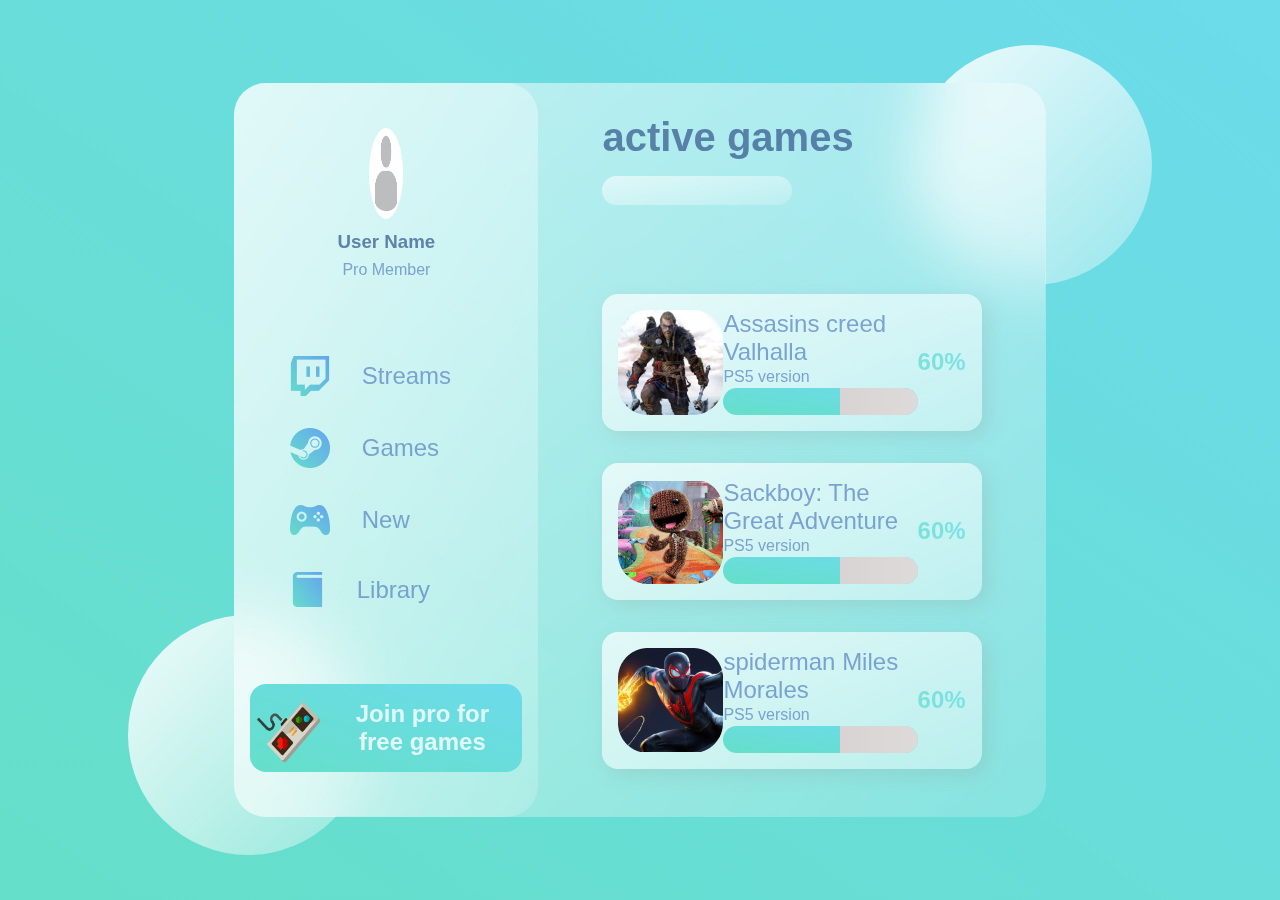
<file: glass-website/index.html>
<!DOCTYPE html>
<html lang="en">
<head>
  <meta charset="UTF-8">
  <meta http-equiv="X-UA-Compatible" content="IE=edge">
  <meta name="viewport" content="width=device-width, initial-scale=1.0">
  <title>Glass Website</title>
  <link rel="stylesheet" href="./style.css">
</head>
<body>
  <main>
    <section class="glass">
      <div class="dashboard">
        <div class="user">
          <img src="images/user_image.jpg" alt="pic" srcset="">
          <h3>User Name</h3>
          <p>Pro Member</p>
        </div>

        <div class="links">
          <div class="link">
            <img src="images/twitch.png" alt="">
            <h2>Streams</h2>
          </div>
          <div class="link">
            <img src="images/steam.png" alt="">
            <h2>Games</h2>
          </div>
          <div class="link">
            <img src="images/upcoming.png" alt="">
            <h2>New</h2>
          </div>
          <div class="link">
            <img src="images/library.png" alt="">
            <h2>Library</h2>
          </div>
        </div>

        <div class="pro">
          <img src="./images/controller.png" alt="">
          <h2>Join pro for free games</h2>
        </div>
      </div>
      <!-- games section -->
      <div class="games">
        <div class="status">
          <h1>active games</h1>
          <input type="text">
        </div>
          <div class="cards">
            <div class="card">
              <img src="./images/assassins.png" alt="">
              <div class="card-info">
                <h2>Assasins creed Valhalla</h2>
                <p>PS5 version</p>
                <div class="progress"></div>
              </div>
              <h2 class="percentage">60%</h2>
            </div>
          </div>

          <div class="cards">
            <div class="card">
              <img src="./images/sackboy.png" alt="">
              <div class="card-info">
                <h2>Sackboy: The Great Adventure</h2>
                <p>PS5 version</p>
                <div class="progress"></div>
              </div>
              <h2 class="percentage">60%</h2>
            </div>
          </div>
          
          <div class="cards">
            <div class="card">
              <img src="./images/spiderman.png" alt="">
              <div class="card-info">
                <h2>spiderman Miles Morales</h2>
                <p>PS5 version</p>
                <div class="progress"></div>
              </div>
              <h2 class="percentage" >60%</h2>
            </div>
          </div>

        
      </div>
    </section>
  </main>
  <div class="circle1"></div>
  <div class="circle2"></div>
</body>
</html>
</file>
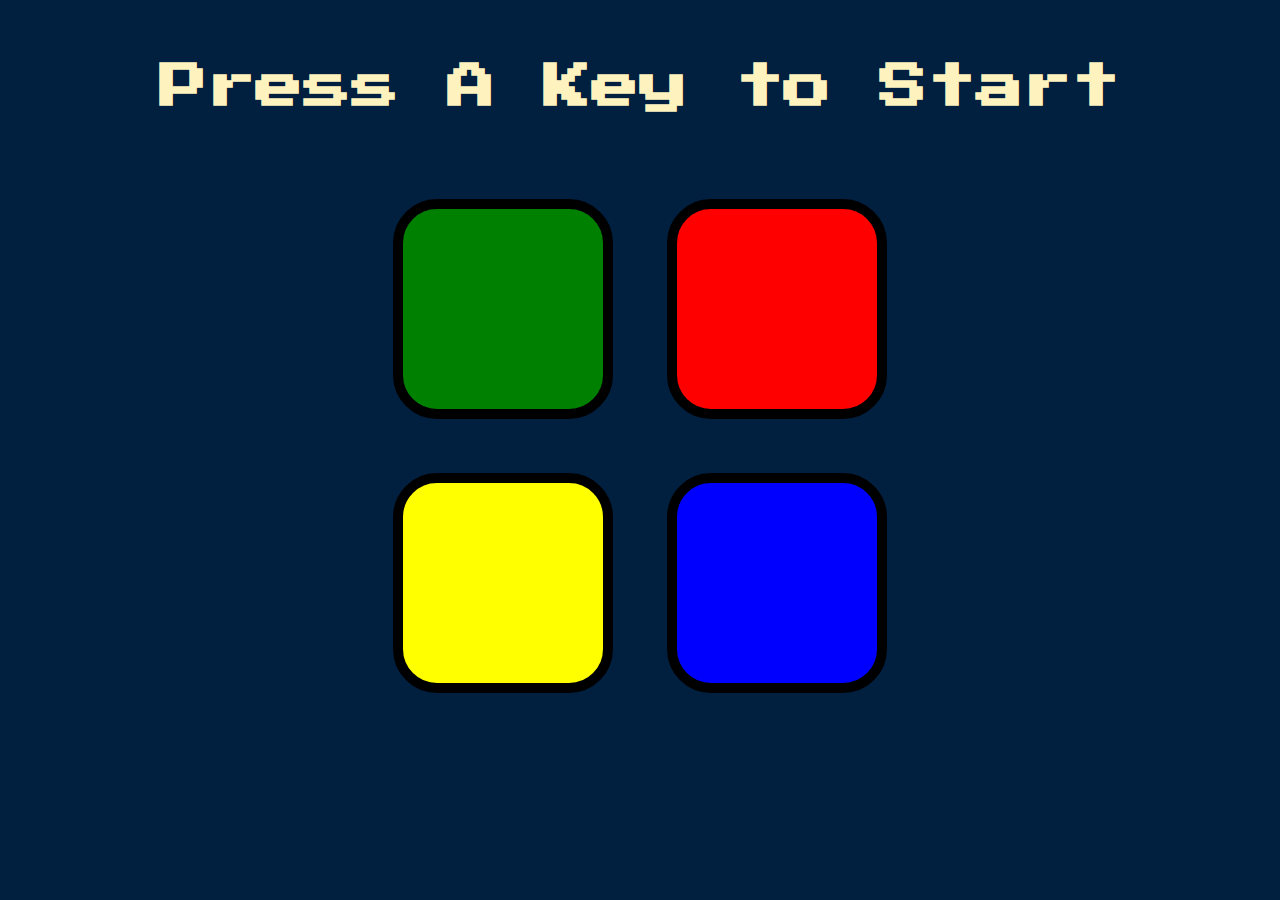
<file: Simon Game/index.html>
<!DOCTYPE html>
<html lang="en" dir="ltr">

<head>
  <meta charset="utf-8">
  <title>Simon</title>
  <link rel="stylesheet" href="styles.css">
  <link href="https://fonts.googleapis.com/css?family=Press+Start+2P" rel="stylesheet">
</head> 

<body>
  <h1 id="level-title">Press A Key to Start</h1>
  <div class="container">
    <div lass="row">

      <div type="button" id="green" class="btn green">

      </div>

      <div type="button" id="red" class="btn red">

      </div>
    </div>

    <div class="row">

      <div type="button" id="yellow" class="btn yellow">

      </div>
      <div type="button" id="blue" class="btn blue">

      </div>

    </div>

  </div>

  <script src="https://ajax.googleapis.com/ajax/libs/jquery/3.6.0/jquery.min.js"></script>
  <script src="game.js"></script>
</body>

</html>
</file>
<file: glass-website/style.css>
* {
  margin: 0;
  padding: 0;
  box-sizing: border-box;
}

main {
  font-family: "Poppins" ,sans-serif;
  min-height: 100vh;
  background: linear-gradient(to right top, #65dfc9, #6cdbeb);
  display:flex;
  align-items: center;
  justify-content: center;
  padding: 1rem;
}

h1{
  color: #426696;
  font-weight: 600;
  font-size: 2.5rem;
  opacity: 0.8;
}

h2,p{
  color: #658ec6;
  font-weight: 500;
  opacity: 0.8;
}

h3{
  color: #426696;
  font-weight: 600;
  opacity: 0.8;
}
.glass {
  min-height: 80vh;
  background: white;
  width: 65%;
  background: linear-gradient(to right bottom, rgba(255,255,255,0.6),rgba(255, 255, 255, 0.2));
  border-radius: 2rem;
  z-index: 2;
  backdrop-filter: blur(2rem);
  display: flex;
}

.circle1,.circle2 {
  background: white;
  background: linear-gradient(to right bottom, rgba(255,255,255,0.9),rgba(255, 255, 255, 0.3));
  height: 15rem;
  width: 15rem;
  position: absolute;
  border-radius: 50%;
 
}
.circle1{
  top:5%;
  right: 10%;
}
.circle2{
  bottom: 5%;
  left: 10%;
}
/* dashbord  */

.dashboard {
  flex: 1;
  display: flex;
  flex-direction: column;
  align-items: center;
  justify-content: space-evenly;
  text-align: center;
  background: linear-gradient(to right bottom, rgba(255,255,255,0.5),rgba(255, 255, 255, 0.2));
  border-radius: 2rem;
  
}

.user {
  margin: 1rem 0rem;
}
.user h3 {
  padding: 0.5rem;
}
.user img{
  width: 30%;
  height: 60%;
  border-radius: 50%;
}

.link {
  display: flex;
  margin: 2rem 0rem;
  align-items: center;
}
.link h2 {
  padding: 0rem 2rem;
}
.pro {
  background: linear-gradient(to right top, #65dfc9, #6cdbeb);
  display: flex;
  width: 17rem;
  border-radius: 1rem;
  
  margin: 1rem;
}
.pro img {
  height: 5rem;
  width: 5rem;
}
.pro h2 {
  padding: 1rem;
  color: white;
  font-weight: 600;
}

/* games */

.games {
  flex: 2;
}

.status {
  margin-bottom: 3rem;
}
.status input {
  background: linear-gradient(to right bottom, rgba(255,255,255,0.6),rgba(255, 255, 255, 0.2));
  border: none;
  border-radius: 2rem;
  padding: 0.7rem;
  width: 50%;
  height: 25%;
  margin: 1rem 0;
}
.games {
  margin: 2rem 4rem;
  display: flex;
  flex-direction: column;
  justify-content: space-evenly;
}
.card {
  display: flex;
  background: linear-gradient(to right bottom, rgba(255, 255, 255, 0.7), rgba(255, 255, 255, 0.4));
  margin: 1rem 0;  
  border-radius: 1rem;
  box-shadow: 6px 6px 20px rgba(145, 142, 142, 0.212);
  justify-content: space-between;
  padding: 1rem;
}
.progress {
  background: linear-gradient(to right top, #65dfc9, #6cdbeb);
  border-radius: 1rem;
  width: 100%;
  height: 25%;
  position: relative;
  overflow: hidden;
}
.progress::after {
  content: "";
  width: 100%;
  height: 100%;
  background: linear-gradient(to right, rgb(216, 212, 212), rgb(230, 227, 227));
  position: absolute;
  left: 60%;
}
.card-info {
  display: flex;
  flex-direction: column;
  justify-content: space-between;
  width: 60%;
}
.percentage {
  display: flex;
  align-items: center;
  font-weight: bold;
  vertical-align: baseline;
  background: linear-gradient(to right top, #65dfc9, #6cdbeb);
  -webkit-background-clip: text;
  -webkit-text-fill-color: transparent;
}
</file>
<file: Simon Game/styles.css>
body {
  text-align: center;
  background-color: #011F3F;
}

#level-title {
  font-family: 'Press Start 2P', cursive;
  font-size: 3rem;
  margin:  5%;
  color: #FEF2BF;
}

.container {
  display: block;
  width: 50%;
  margin: auto;

}

.btn {
  margin: 25px;
  display: inline-block;
  height: 200px;
  width: 200px;
  border: 10px solid black;
  border-radius: 20%;
}

.game-over {
  background-color: red;
  opacity: 0.8;
}

.red {
  background-color: red;
}

.green {
  background-color: green;
}

.blue {
  background-color: blue;
}

.yellow {
  background-color: yellow;
}

.pressed {
  box-shadow: 0 0 20px white;
  background-color: grey;
}
</file>
